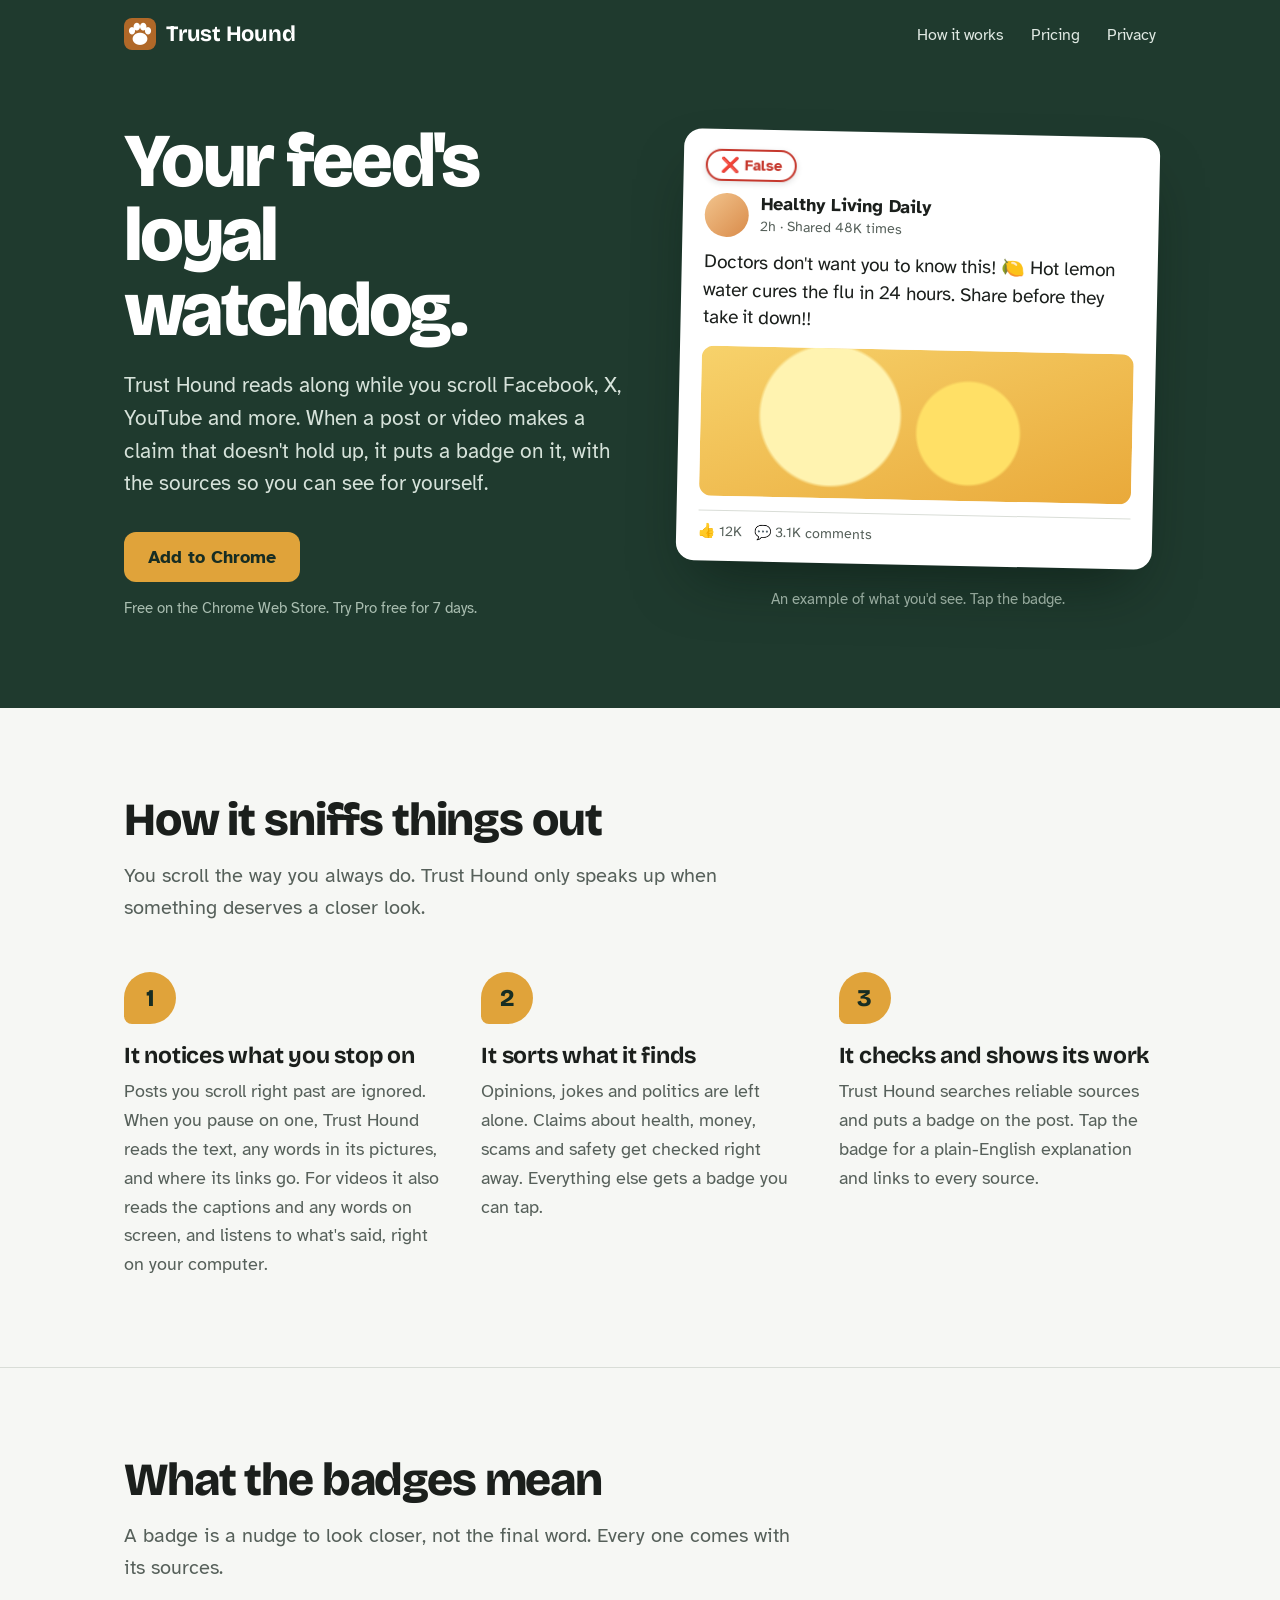
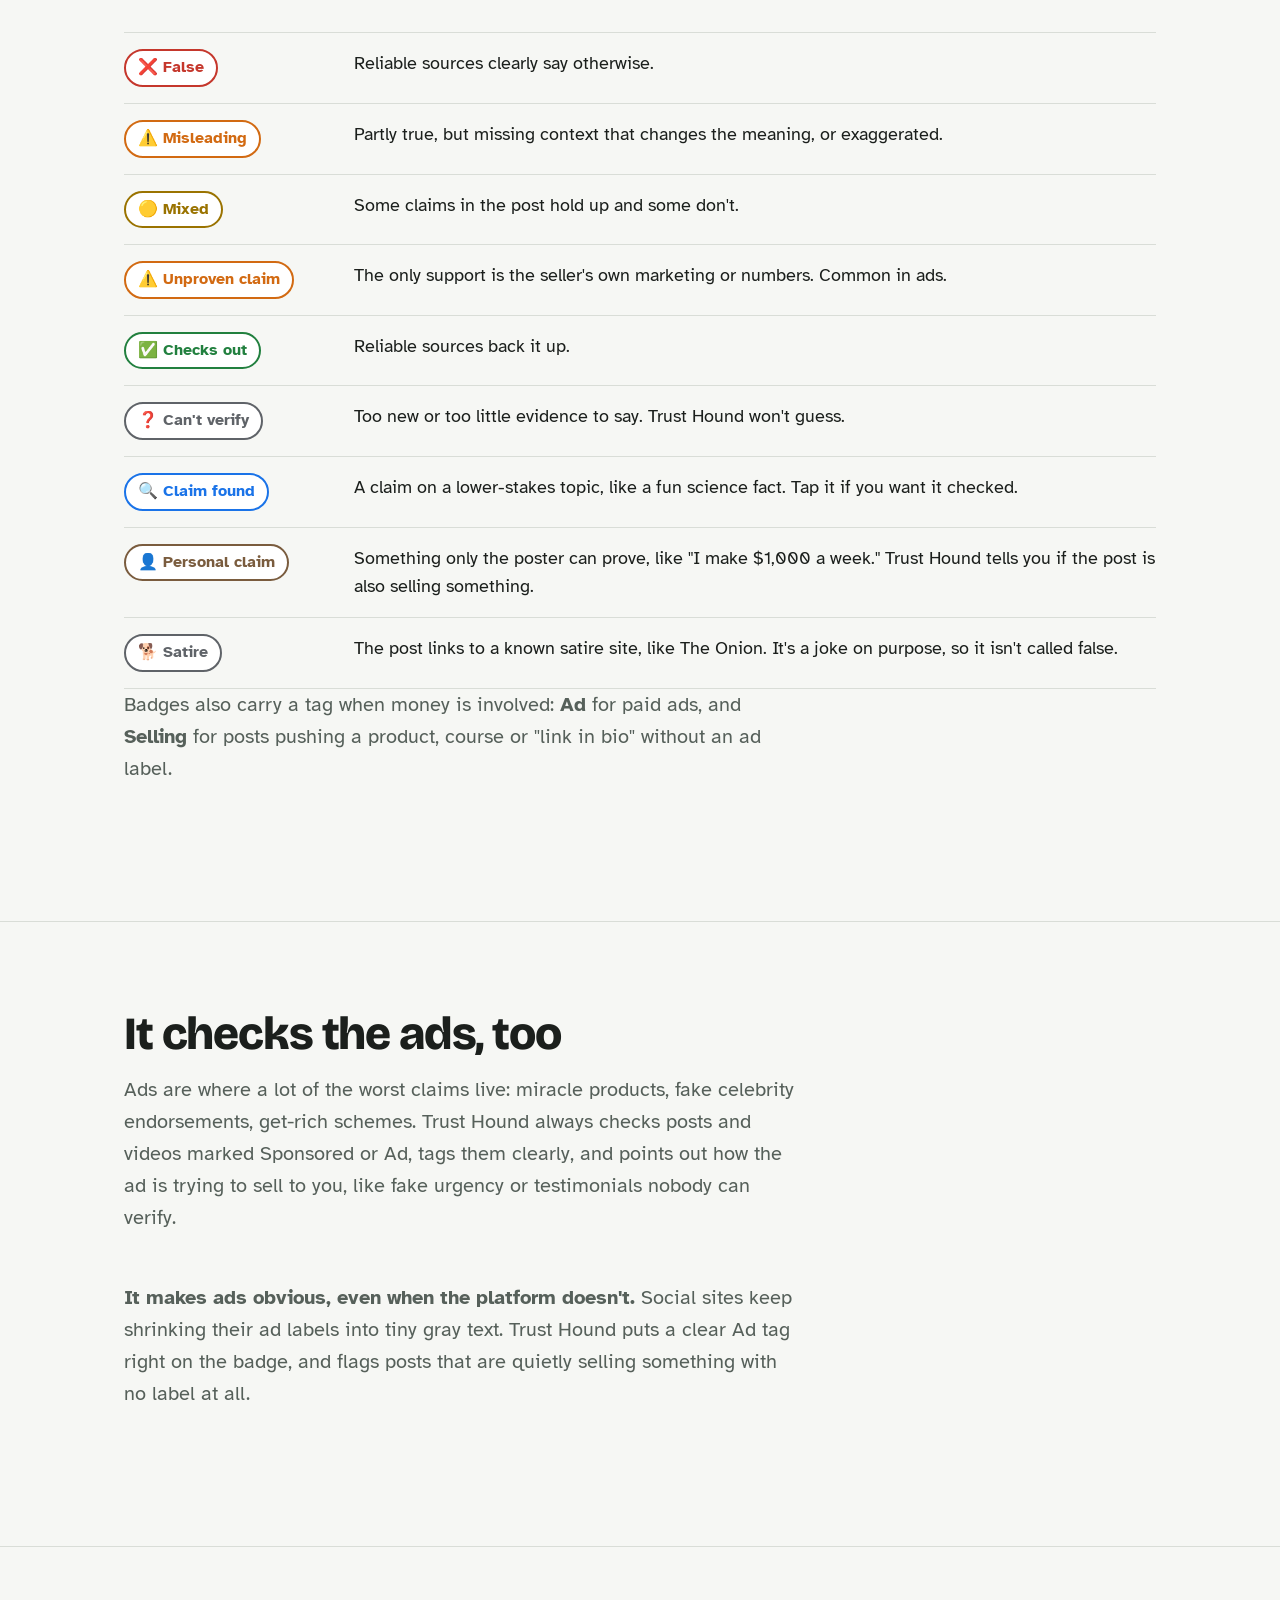
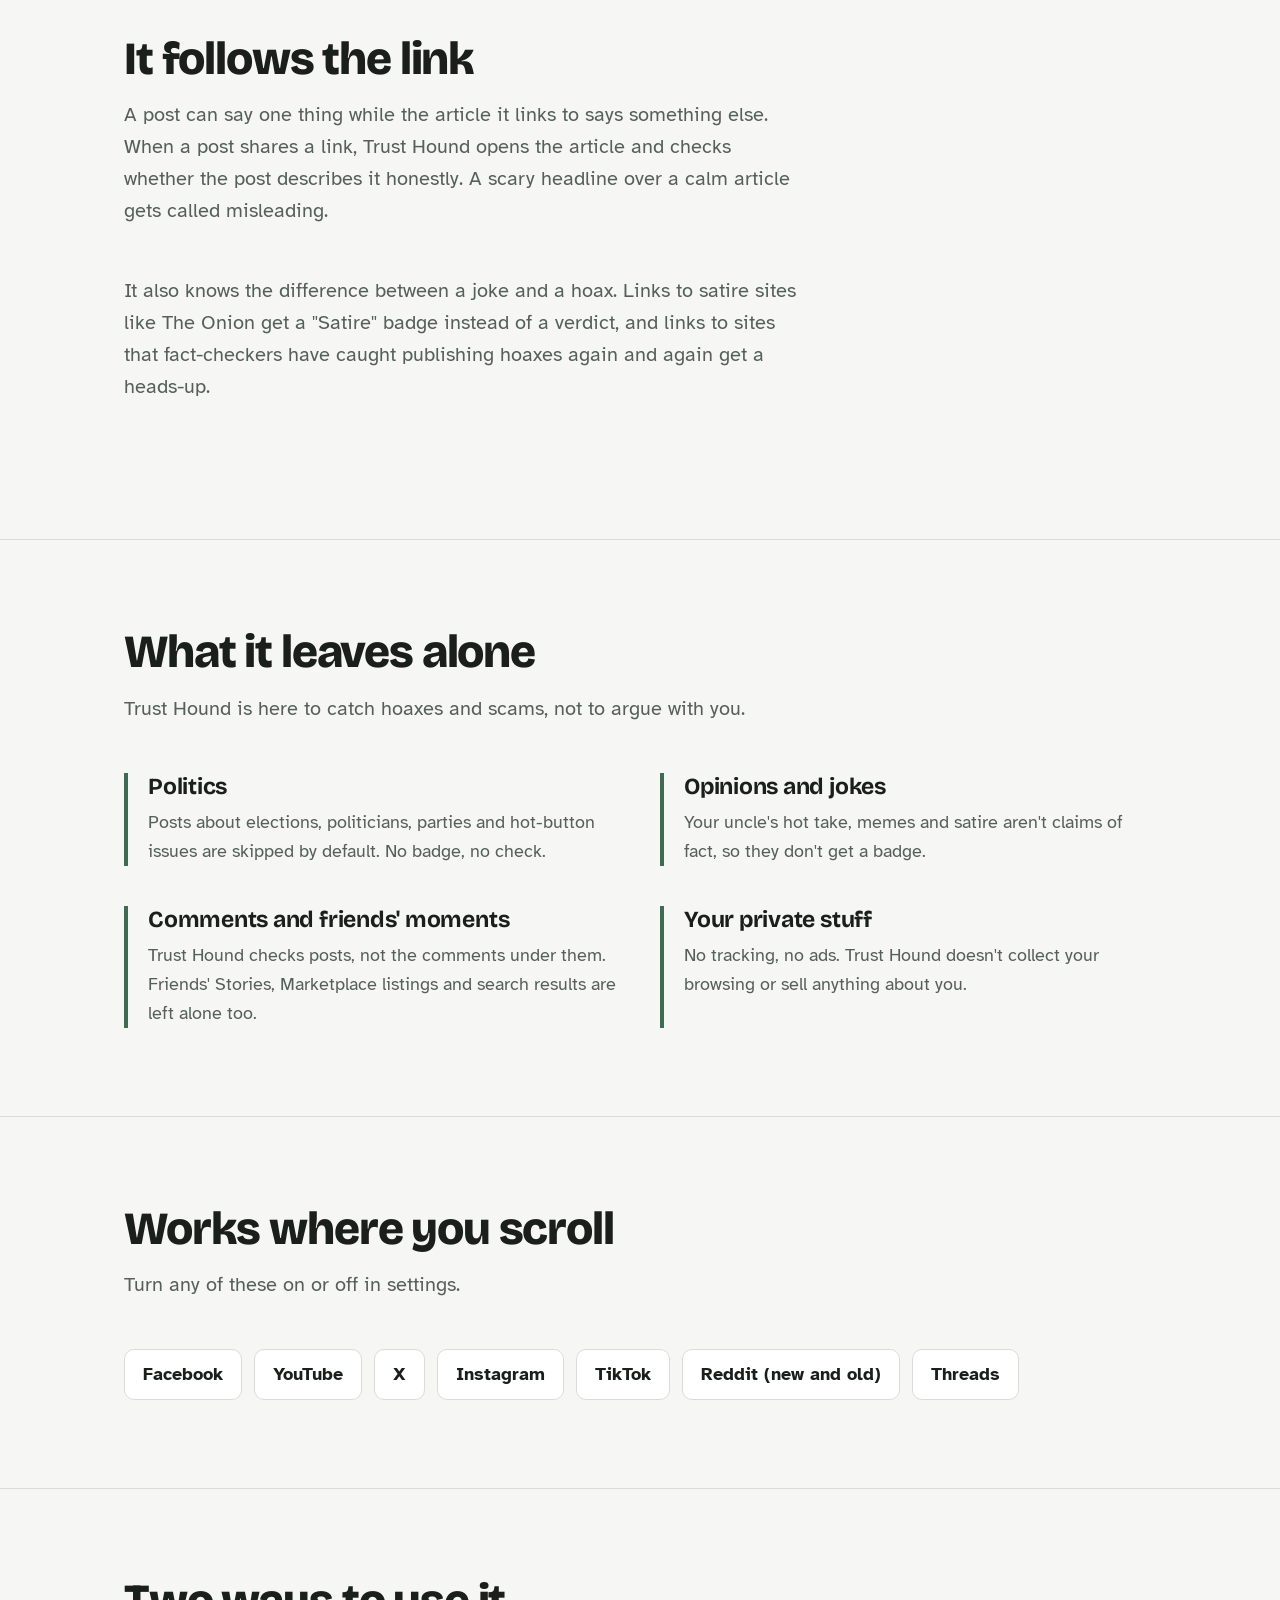
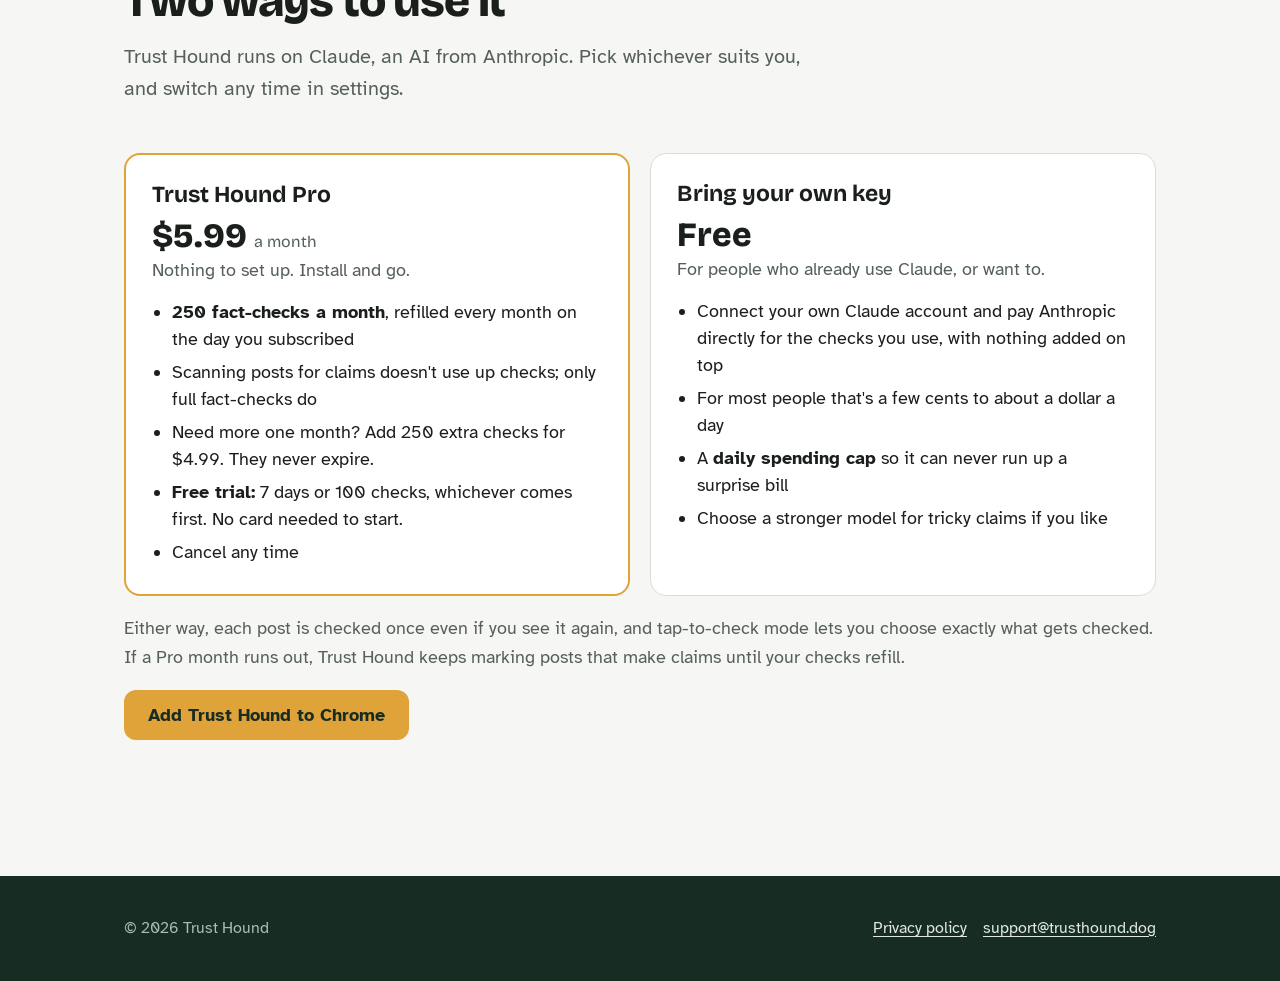
<file: index.html>
<!doctype html>
<html lang="en">
<head>
<meta charset="utf-8">
<meta name="viewport" content="width=device-width, initial-scale=1">
<title>Trust Hound — your feed's loyal watchdog</title>
<meta name="description" content="Trust Hound is a Chrome extension that flags false and misleading claims in social media posts and videos as you scroll, with sources for every verdict.">
<meta property="og:title" content="Trust Hound — your feed's loyal watchdog">
<meta property="og:description" content="Flags false and misleading posts and videos as you scroll, with sources for every verdict.">
<meta property="og:image" content="https://trusthound.dog/icon128.png">
<link rel="icon" href="icon128.png">
<link rel="preconnect" href="https://fonts.googleapis.com">
<link rel="preconnect" href="https://fonts.gstatic.com" crossorigin>
<link href="https://fonts.googleapis.com/css2?family=Atkinson+Hyperlegible:wght@400;700&family=Bricolage+Grotesque:opsz,wght@12..96,700;12..96,800&display=swap" rel="stylesheet">
<link rel="stylesheet" href="style.css">
</head>
<body>

<header class="bar">
  <div class="wrap">
    <a class="brand" href="/"><img src="icon128.png" alt="">Trust Hound</a>
    <nav>
      <a href="#how">How it works</a>
      <a href="#pricing">Pricing</a>
      <a href="privacy.html">Privacy</a>
    </nav>
  </div>
</header>

<main>
  <section class="hero">
    <div class="wrap">
      <div>
        <h1>Your feed's loyal watchdog.</h1>
        <p class="lede">Trust Hound reads along while you scroll Facebook, X, YouTube and more. When a post or video makes a claim that doesn't hold up, it puts a badge on it, with the sources so you can see for yourself.</p>
        <a class="cta" href="https://chromewebstore.google.com/detail/nmeocdcplolojbgjfclkmijjjlehmcio">Add to Chrome</a>
        <span class="cta-note">Free on the Chrome Web Store. Try Pro free for 7 days.</span>
      </div>

      <div class="demo">
        <article class="post" aria-label="Example post with a Trust Hound badge">
          <span class="pill-sniffing" aria-hidden="true">🐕 Sniffing…</span>
          <button class="pill" type="button" aria-expanded="false" aria-controls="verdict">❌ False</button>
          <div class="verdict" id="verdict">
            <p>Health agencies say there's no evidence lemon water cures the flu. It can help you stay hydrated, but flu usually lasts several days.</p>
            <p class="src">In the real extension, links to each source appear here.</p>
          </div>
          <div class="post-head">
            <div class="avatar" aria-hidden="true"></div>
            <div>
              <div class="post-name">Healthy Living Daily</div>
              <div class="post-meta">2h · Shared 48K times</div>
            </div>
          </div>
          <p class="post-body">Doctors don't want you to know this! 🍋 Hot lemon water cures the flu in 24 hours. Share before they take it down!!</p>
          <div class="post-img" aria-hidden="true"></div>
          <div class="post-stats">👍 12K &nbsp; 💬 3.1K comments</div>
        </article>
        <p class="demo-caption">An example of what you'd see. Tap the badge.</p>
      </div>
    </div>
  </section>

  <section class="block" id="how">
    <div class="wrap">
      <h2>How it sniffs things out</h2>
      <p class="intro">You scroll the way you always do. Trust Hound only speaks up when something deserves a closer look.</p>
      <ol class="steps">
        <li>
          <h3>It notices what you stop on</h3>
          <p>Posts you scroll right past are ignored. When you pause on one, Trust Hound reads the text, any words in its pictures, and where its links go. For videos it also reads the captions and any words on screen, and listens to what's said, right on your computer.</p>
        </li>
        <li>
          <h3>It sorts what it finds</h3>
          <p>Opinions, jokes and politics are left alone. Claims about health, money, scams and safety get checked right away. Everything else gets a badge you can tap.</p>
        </li>
        <li>
          <h3>It checks and shows its work</h3>
          <p>Trust Hound searches reliable sources and puts a badge on the post. Tap the badge for a plain-English explanation and links to every source.</p>
        </li>
      </ol>
    </div>
  </section>

  <section class="block">
    <div class="wrap">
      <h2>What the badges mean</h2>
      <p class="intro">A badge is a nudge to look closer, not the final word. Every one comes with its sources.</p>
      <table class="legend">
        <tr><td><span class="badge b-false">❌ False</span></td><td>Reliable sources clearly say otherwise.</td></tr>
        <tr><td><span class="badge b-mis">⚠️ Misleading</span></td><td>Partly true, but missing context that changes the meaning, or exaggerated.</td></tr>
        <tr><td><span class="badge b-mixed">🟡 Mixed</span></td><td>Some claims in the post hold up and some don't.</td></tr>
        <tr><td><span class="badge b-mis">⚠️ Unproven claim</span></td><td>The only support is the seller's own marketing or numbers. Common in ads.</td></tr>
        <tr><td><span class="badge b-ok">✅ Checks out</span></td><td>Reliable sources back it up.</td></tr>
        <tr><td><span class="badge b-unk">❓ Can't verify</span></td><td>Too new or too little evidence to say. Trust Hound won't guess.</td></tr>
        <tr><td><span class="badge b-claim">🔍 Claim found</span></td><td>A claim on a lower-stakes topic, like a fun science fact. Tap it if you want it checked.</td></tr>
        <tr><td><span class="badge b-personal">👤 Personal claim</span></td><td>Something only the poster can prove, like "I make $1,000 a week." Trust Hound tells you if the post is also selling something.</td></tr>
        <tr><td><span class="badge b-unk">🐕 Satire</span></td><td>The post links to a known satire site, like The Onion. It's a joke on purpose, so it isn't called false.</td></tr>
      </table>
      <p class="intro">Badges also carry a tag when money is involved: <strong>Ad</strong> for paid ads, and <strong>Selling</strong> for posts pushing a product, course or "link in bio" without an ad label.</p>
    </div>
  </section>

  <section class="block">
    <div class="wrap">
      <h2>It checks the ads, too</h2>
      <p class="intro">Ads are where a lot of the worst claims live: miracle products, fake celebrity endorsements, get-rich schemes. Trust Hound always checks posts and videos marked Sponsored or Ad, tags them clearly, and points out how the ad is trying to sell to you, like fake urgency or testimonials nobody can verify.</p>
      <p class="intro"><strong>It makes ads obvious, even when the platform doesn't.</strong> Social sites keep shrinking their ad labels into tiny gray text. Trust Hound puts a clear Ad tag right on the badge, and flags posts that are quietly selling something with no label at all.</p>
    </div>
  </section>

  <section class="block">
    <div class="wrap">
      <h2>It follows the link</h2>
      <p class="intro">A post can say one thing while the article it links to says something else. When a post shares a link, Trust Hound opens the article and checks whether the post describes it honestly. A scary headline over a calm article gets called misleading.</p>
      <p class="intro">It also knows the difference between a joke and a hoax. Links to satire sites like The Onion get a "Satire" badge instead of a verdict, and links to sites that fact-checkers have caught publishing hoaxes again and again get a heads-up.</p>
    </div>
  </section>

  <section class="block">
    <div class="wrap">
      <h2>What it leaves alone</h2>
      <p class="intro">Trust Hound is here to catch hoaxes and scams, not to argue with you.</p>
      <div class="leave-grid leave">
        <div>
          <h3>Politics</h3>
          <p>Posts about elections, politicians, parties and hot-button issues are skipped by default. No badge, no check.</p>
        </div>
        <div>
          <h3>Opinions and jokes</h3>
          <p>Your uncle's hot take, memes and satire aren't claims of fact, so they don't get a badge.</p>
        </div>
        <div>
          <h3>Comments and friends' moments</h3>
          <p>Trust Hound checks posts, not the comments under them. Friends' Stories, Marketplace listings and search results are left alone too.</p>
        </div>
        <div>
          <h3>Your private stuff</h3>
          <p>No tracking, no ads. Trust Hound doesn't collect your browsing or sell anything about you.</p>
        </div>
      </div>
    </div>
  </section>

  <section class="block">
    <div class="wrap">
      <h2>Works where you scroll</h2>
      <p class="intro">Turn any of these on or off in settings.</p>
      <ul class="sites">
        <li>Facebook</li><li>YouTube</li><li>X</li><li>Instagram</li><li>TikTok</li><li>Reddit (new and old)</li><li>Threads</li>
      </ul>
    </div>
  </section>

  <section class="block" id="pricing">
    <div class="wrap">
      <h2>Two ways to use it</h2>
      <p class="intro">Trust Hound runs on Claude, an AI from Anthropic. Pick whichever suits you, and switch any time in settings.</p>
      <div class="plans">
        <div class="plan-card featured">
          <h3>Trust Hound Pro</h3>
          <div class="price">$5.99 <small>a month</small></div>
          <p class="tagline">Nothing to set up. Install and go.</p>
          <ul>
            <li><strong>250 fact-checks a month</strong>, refilled every month on the day you subscribed</li>
            <li>Scanning posts for claims doesn't use up checks; only full fact-checks do</li>
            <li>Need more one month? Add 250 extra checks for $4.99. They never expire.</li>
            <li><strong>Free trial:</strong> 7 days or 100 checks, whichever comes first. No card needed to start.</li>
            <li>Cancel any time</li>
          </ul>
        </div>
        <div class="plan-card">
          <h3>Bring your own key</h3>
          <div class="price">Free</div>
          <p class="tagline">For people who already use Claude, or want to.</p>
          <ul>
            <li>Connect your own Claude account and pay Anthropic directly for the checks you use, with nothing added on top</li>
            <li>For most people that's a few cents to about a dollar a day</li>
            <li>A <strong>daily spending cap</strong> so it can never run up a surprise bill</li>
            <li>Choose a stronger model for tricky claims if you like</li>
          </ul>
        </div>
      </div>
      <p class="plans-note">Either way, each post is checked once even if you see it again, and tap-to-check mode lets you choose exactly what gets checked. If a Pro month runs out, Trust Hound keeps marking posts that make claims until your checks refill.</p>
      <p class="intro"><a class="cta" href="https://chromewebstore.google.com/detail/nmeocdcplolojbgjfclkmijjjlehmcio">Add Trust Hound to Chrome</a></p>
    </div>
  </section>
</main>

<footer>
  <div class="wrap">
    <span>© 2026 Trust Hound</span>
    <span><a href="privacy.html">Privacy policy</a> &nbsp;&nbsp; <a href="mailto:support@trusthound.dog">support@trusthound.dog</a></span>
  </div>
</footer>

<script>
  // The demo badge expands just like the real one.
  const pill = document.querySelector('.pill');
  const verdict = document.getElementById('verdict');
  pill.addEventListener('click', () => {
    const open = verdict.classList.toggle('open');
    pill.setAttribute('aria-expanded', String(open));
  });
</script>
</body>
</html>
</file>
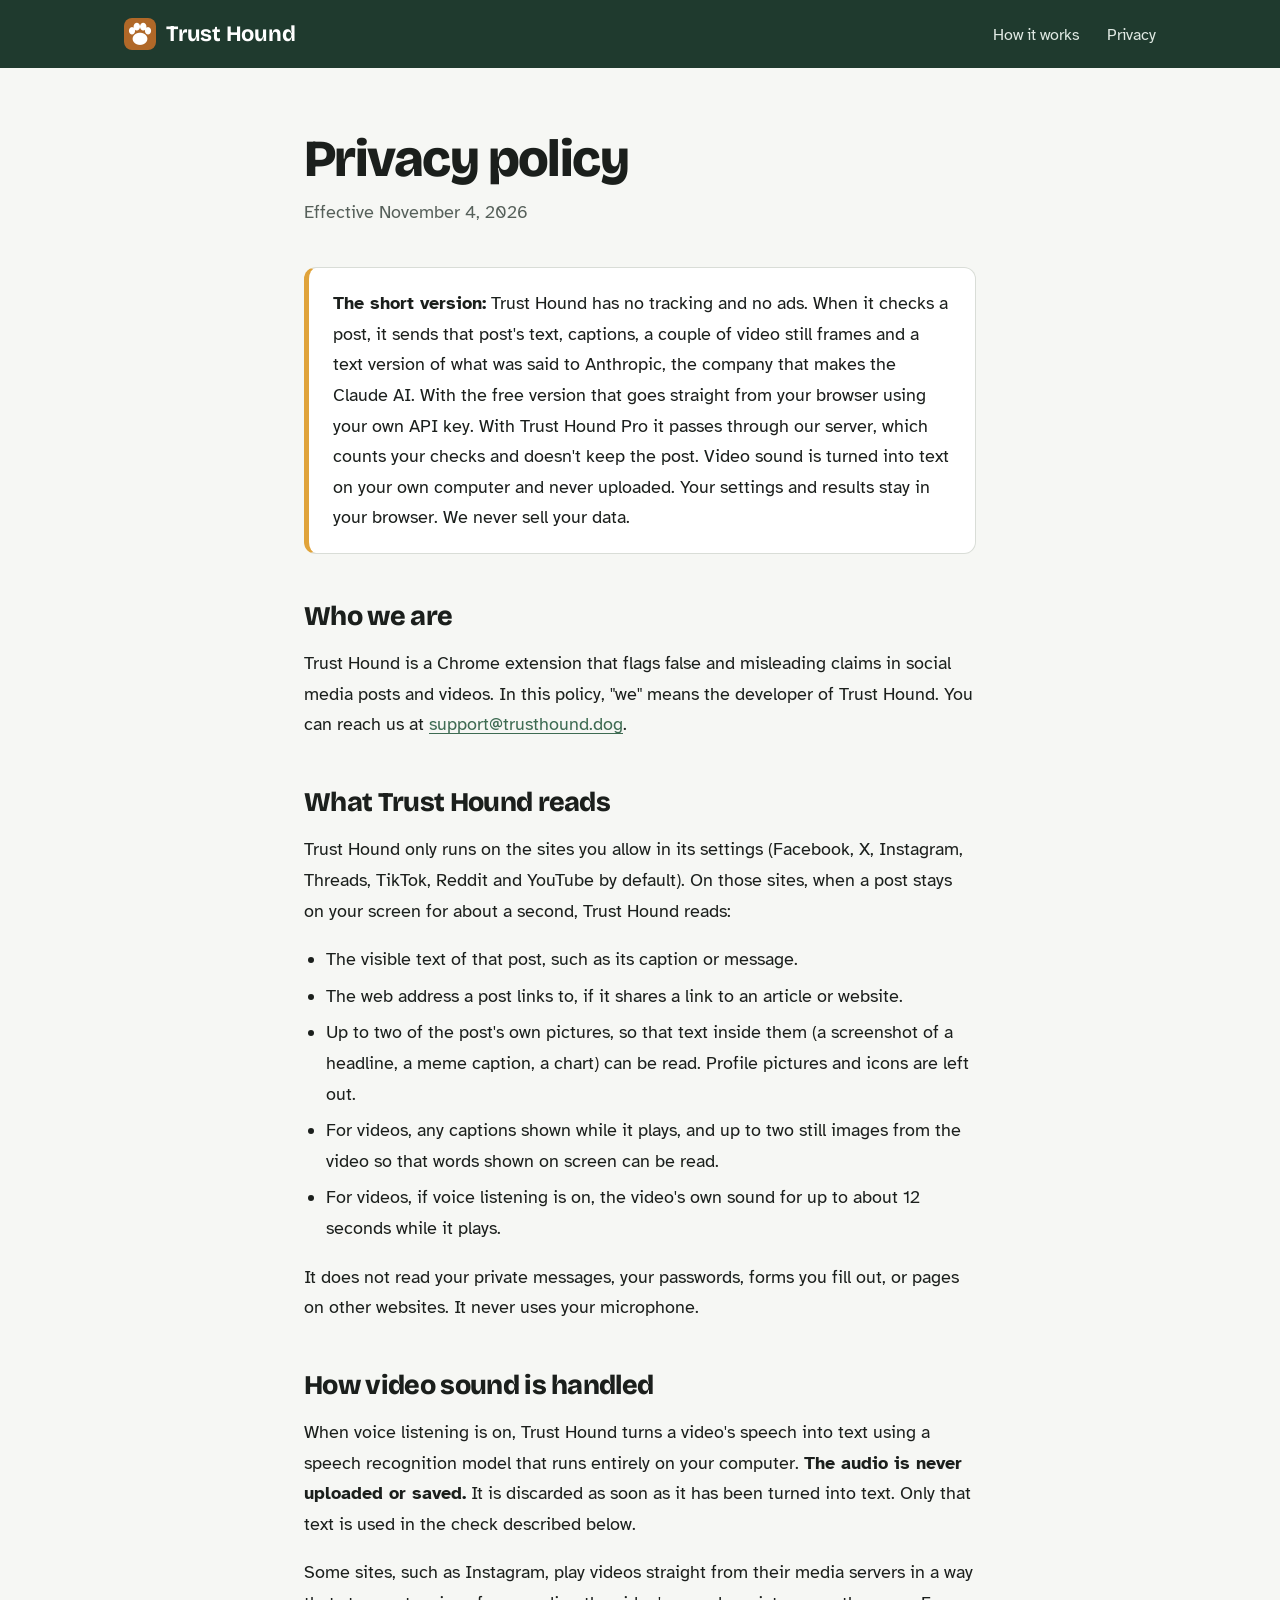
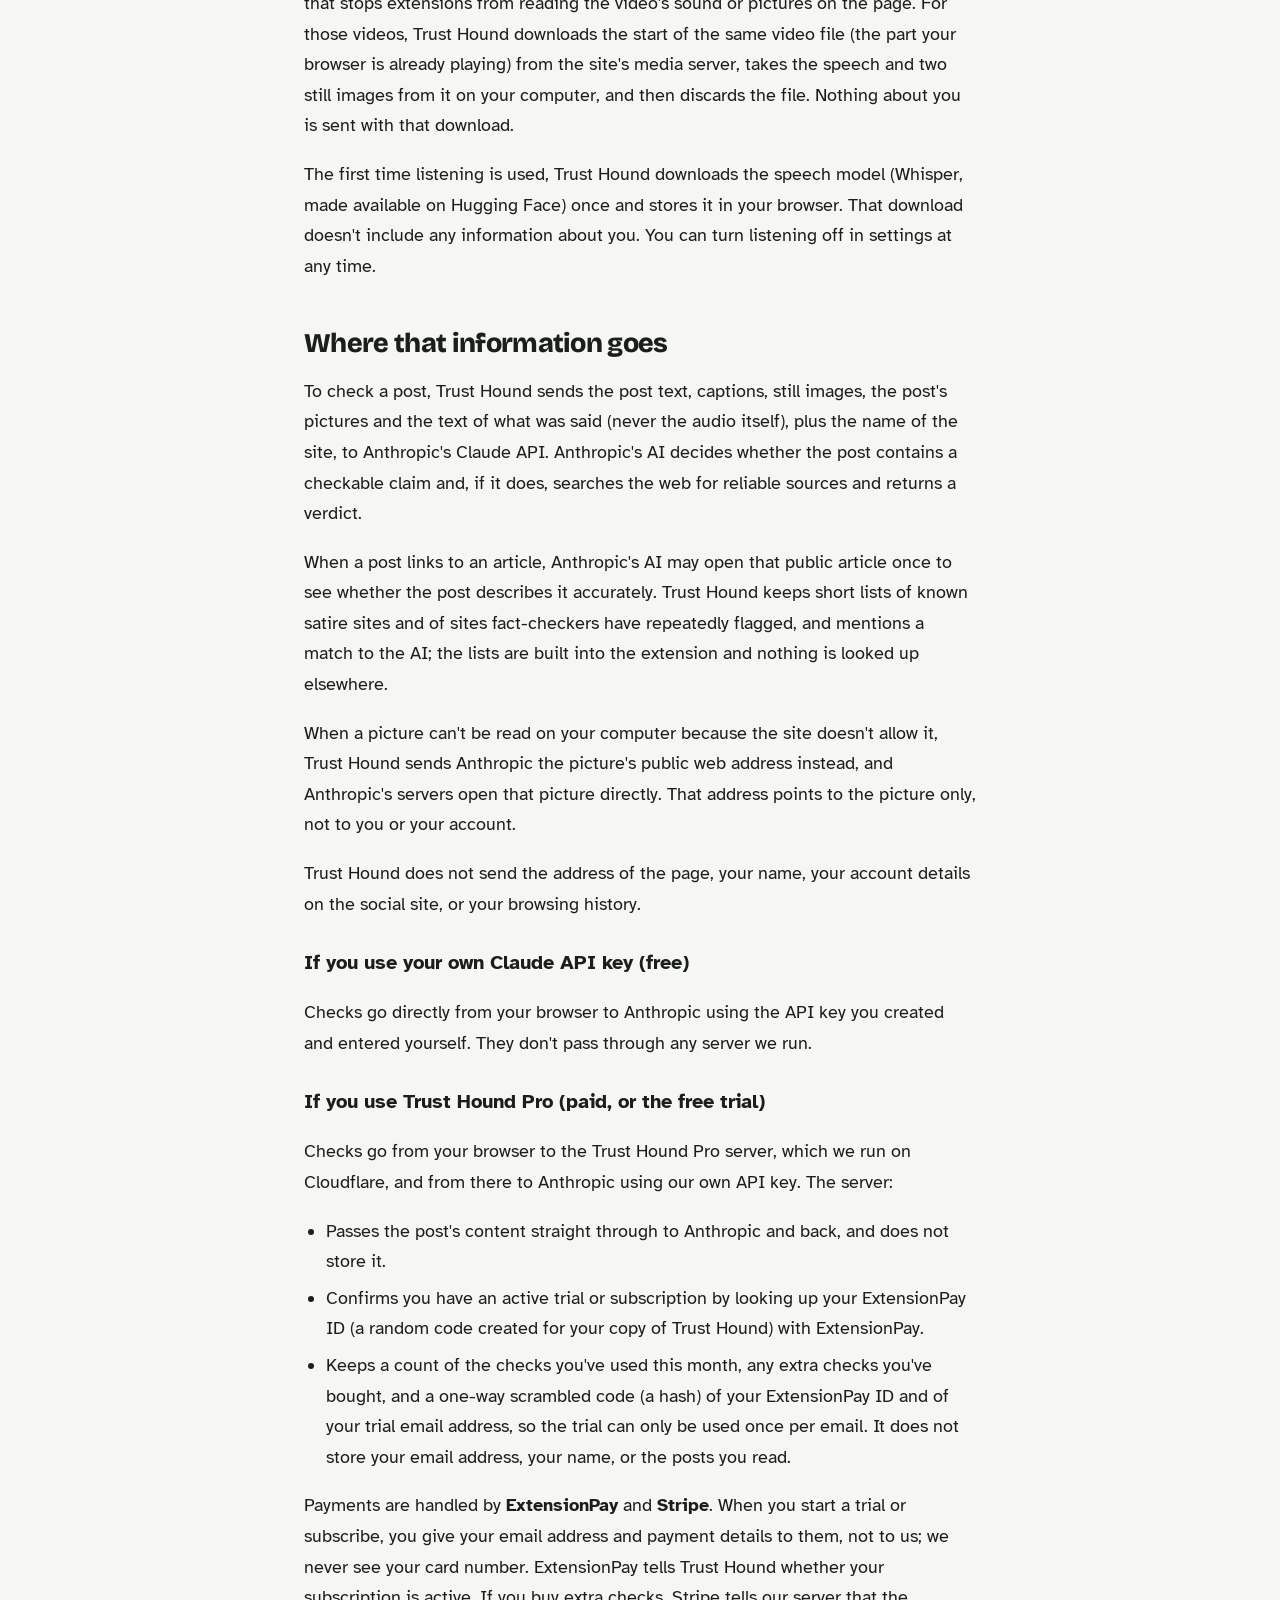
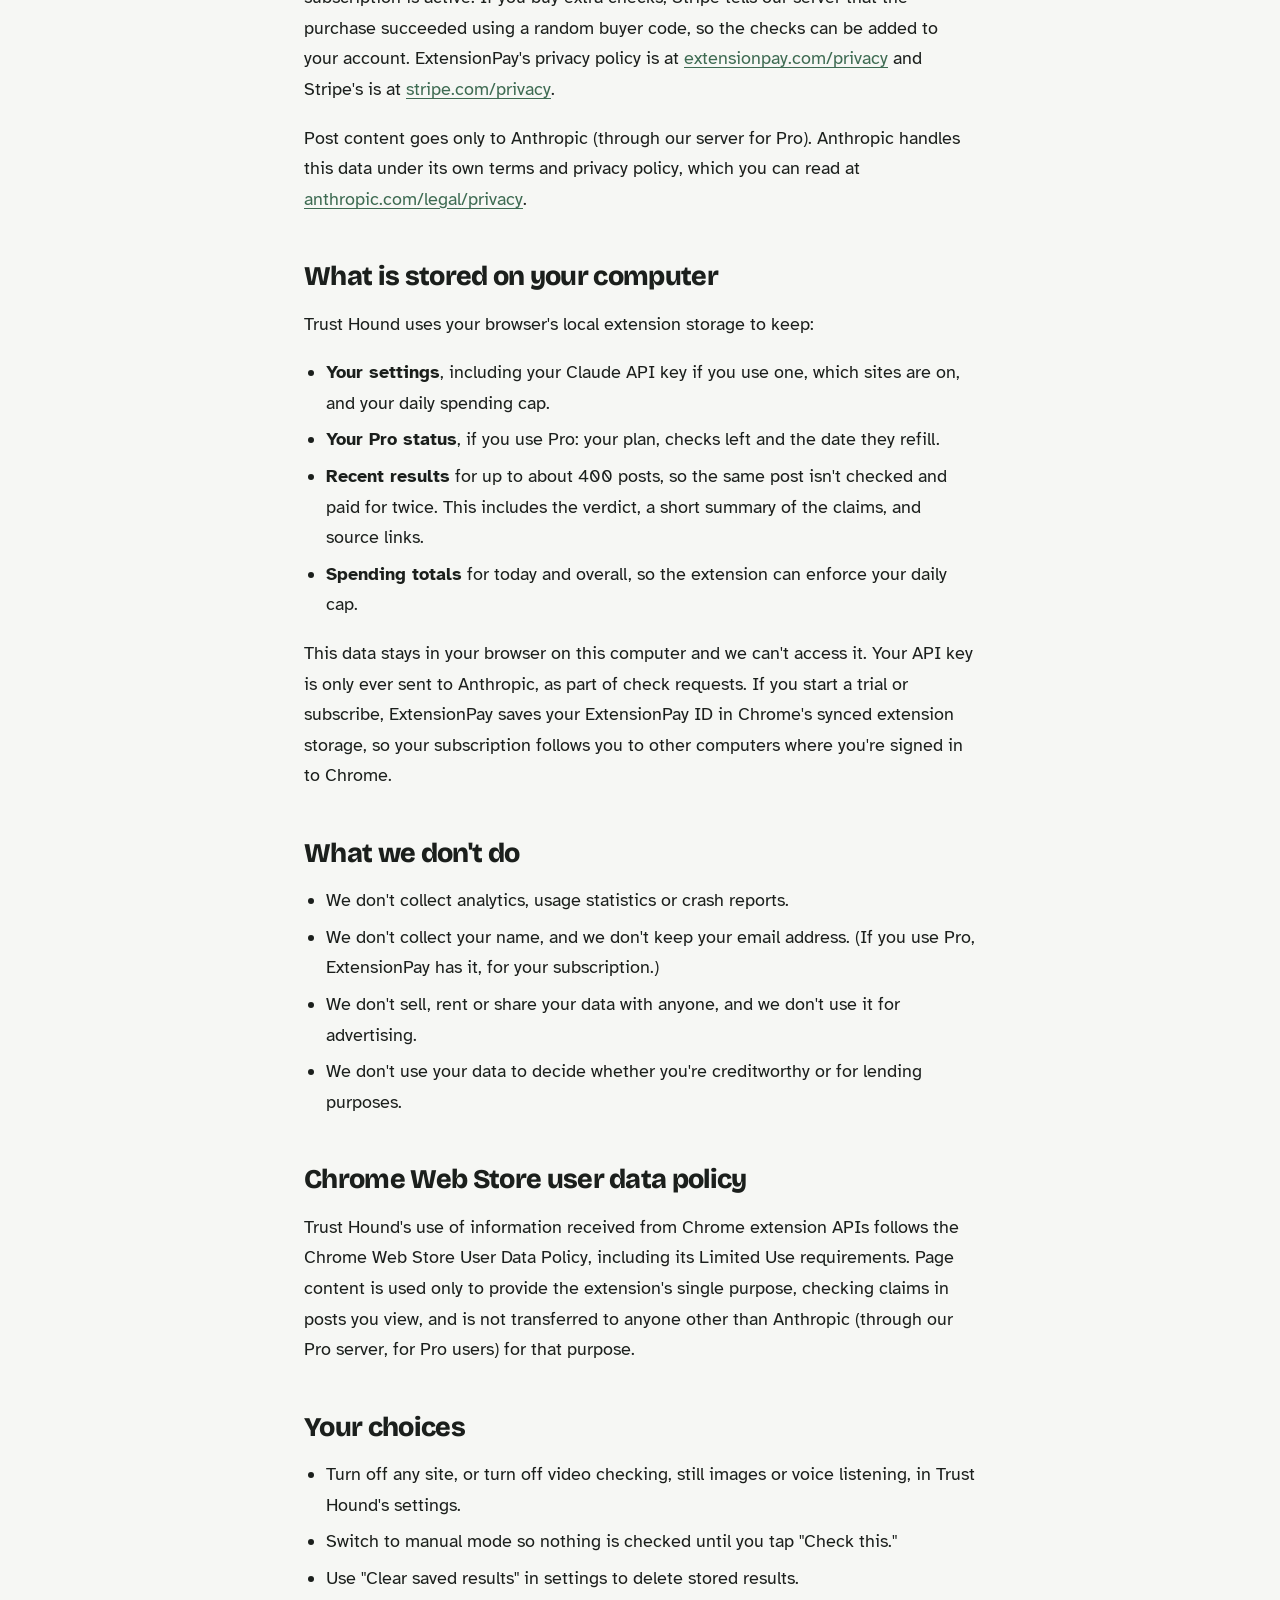
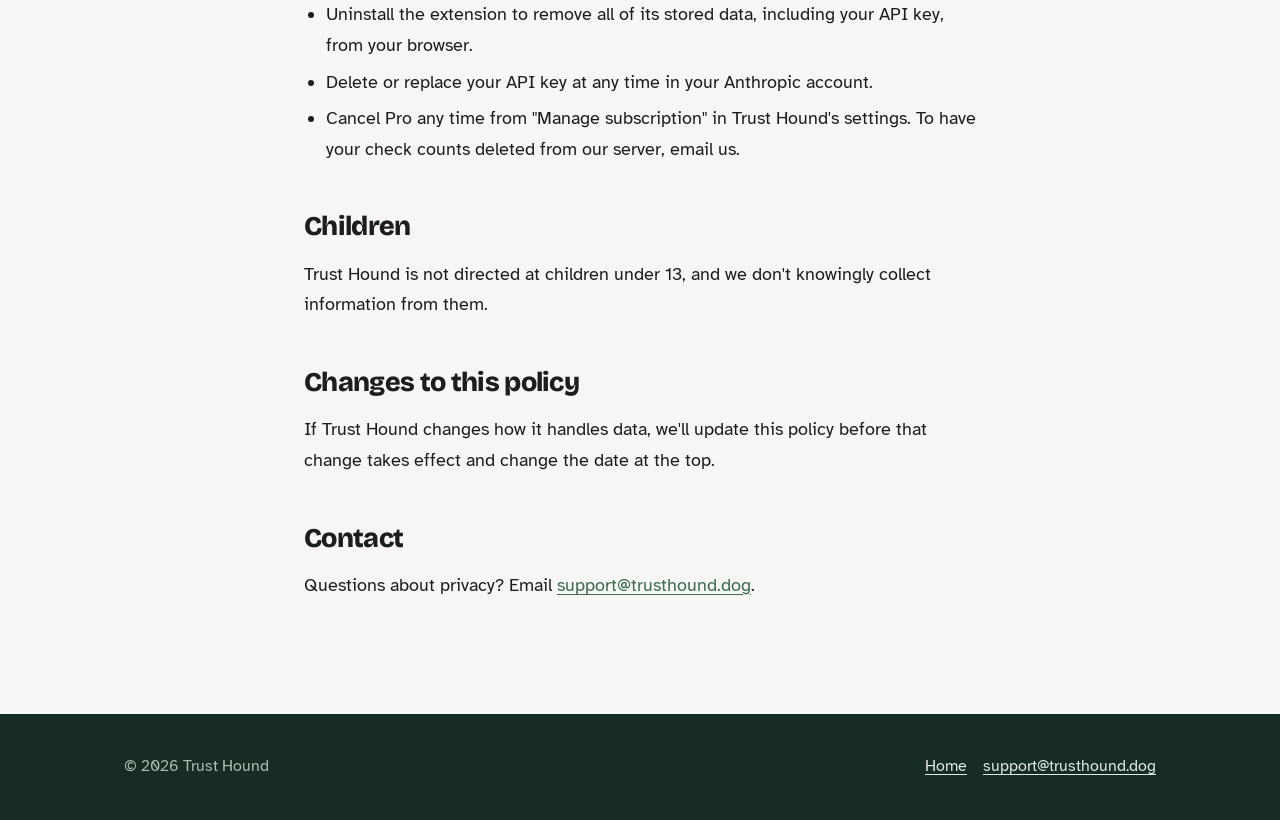
<file: privacy.html>
<!doctype html>
<html lang="en">
<head>
<meta charset="utf-8">
<meta name="viewport" content="width=device-width, initial-scale=1">
<title>Privacy policy — Trust Hound</title>
<meta name="description" content="How the Trust Hound Chrome extension handles your data.">
<link rel="icon" href="icon128.png">
<link rel="preconnect" href="https://fonts.googleapis.com">
<link rel="preconnect" href="https://fonts.gstatic.com" crossorigin>
<link href="https://fonts.googleapis.com/css2?family=Atkinson+Hyperlegible:wght@400;700&family=Bricolage+Grotesque:opsz,wght@12..96,700;12..96,800&display=swap" rel="stylesheet">
<link rel="stylesheet" href="style.css">
</head>
<body>

<header class="bar">
  <div class="wrap">
    <a class="brand" href="/"><img src="icon128.png" alt="">Trust Hound</a>
    <nav>
      <a href="/#how">How it works</a>
      <a href="privacy.html" aria-current="page">Privacy</a>
    </nav>
  </div>
</header>

<main class="doc">
  <h1>Privacy policy</h1>
  <p class="updated">Effective November 4, 2026</p>

  <div class="summary">
    <p><strong>The short version:</strong> Trust Hound has no tracking and no ads. When it checks a post, it sends that post's text, captions, a couple of video still frames and a text version of what was said to Anthropic, the company that makes the Claude AI. With the free version that goes straight from your browser using your own API key. With Trust Hound Pro it passes through our server, which counts your checks and doesn't keep the post. Video sound is turned into text on your own computer and never uploaded. Your settings and results stay in your browser. We never sell your data.</p>
  </div>

  <h2>Who we are</h2>
  <p>Trust Hound is a Chrome extension that flags false and misleading claims in social media posts and videos. In this policy, "we" means the developer of Trust Hound. You can reach us at <a href="mailto:support@trusthound.dog">support@trusthound.dog</a>.</p>

  <h2>What Trust Hound reads</h2>
  <p>Trust Hound only runs on the sites you allow in its settings (Facebook, X, Instagram, Threads, TikTok, Reddit and YouTube by default). On those sites, when a post stays on your screen for about a second, Trust Hound reads:</p>
  <ul>
    <li>The visible text of that post, such as its caption or message.</li>
    <li>The web address a post links to, if it shares a link to an article or website.</li>
    <li>Up to two of the post's own pictures, so that text inside them (a screenshot of a headline, a meme caption, a chart) can be read. Profile pictures and icons are left out.</li>
    <li>For videos, any captions shown while it plays, and up to two still images from the video so that words shown on screen can be read.</li>
    <li>For videos, if voice listening is on, the video's own sound for up to about 12 seconds while it plays.</li>
  </ul>
  <p>It does not read your private messages, your passwords, forms you fill out, or pages on other websites. It never uses your microphone.</p>

  <h2>How video sound is handled</h2>
  <p>When voice listening is on, Trust Hound turns a video's speech into text using a speech recognition model that runs entirely on your computer. <strong>The audio is never uploaded or saved.</strong> It is discarded as soon as it has been turned into text. Only that text is used in the check described below.</p>
  <p>Some sites, such as Instagram, play videos straight from their media servers in a way that stops extensions from reading the video's sound or pictures on the page. For those videos, Trust Hound downloads the start of the same video file (the part your browser is already playing) from the site's media server, takes the speech and two still images from it on your computer, and then discards the file. Nothing about you is sent with that download.</p>
  <p>The first time listening is used, Trust Hound downloads the speech model (Whisper, made available on Hugging Face) once and stores it in your browser. That download doesn't include any information about you. You can turn listening off in settings at any time.</p>

  <h2>Where that information goes</h2>
  <p>To check a post, Trust Hound sends the post text, captions, still images, the post's pictures and the text of what was said (never the audio itself), plus the name of the site, to Anthropic's Claude API. Anthropic's AI decides whether the post contains a checkable claim and, if it does, searches the web for reliable sources and returns a verdict.</p>
  <p>When a post links to an article, Anthropic's AI may open that public article once to see whether the post describes it accurately. Trust Hound keeps short lists of known satire sites and of sites fact-checkers have repeatedly flagged, and mentions a match to the AI; the lists are built into the extension and nothing is looked up elsewhere.</p>
  <p>When a picture can't be read on your computer because the site doesn't allow it, Trust Hound sends Anthropic the picture's public web address instead, and Anthropic's servers open that picture directly. That address points to the picture only, not to you or your account.</p>
  <p>Trust Hound does not send the address of the page, your name, your account details on the social site, or your browsing history.</p>

  <h3>If you use your own Claude API key (free)</h3>
  <p>Checks go directly from your browser to Anthropic using the API key you created and entered yourself. They don't pass through any server we run.</p>

  <h3>If you use Trust Hound Pro (paid, or the free trial)</h3>
  <p>Checks go from your browser to the Trust Hound Pro server, which we run on Cloudflare, and from there to Anthropic using our own API key. The server:</p>
  <ul>
    <li>Passes the post's content straight through to Anthropic and back, and does not store it.</li>
    <li>Confirms you have an active trial or subscription by looking up your ExtensionPay ID (a random code created for your copy of Trust Hound) with ExtensionPay.</li>
    <li>Keeps a count of the checks you've used this month, any extra checks you've bought, and a one-way scrambled code (a hash) of your ExtensionPay ID and of your trial email address, so the trial can only be used once per email. It does not store your email address, your name, or the posts you read.</li>
  </ul>
  <p>Payments are handled by <strong>ExtensionPay</strong> and <strong>Stripe</strong>. When you start a trial or subscribe, you give your email address and payment details to them, not to us; we never see your card number. ExtensionPay tells Trust Hound whether your subscription is active. If you buy extra checks, Stripe tells our server that the purchase succeeded using a random buyer code, so the checks can be added to your account. ExtensionPay's privacy policy is at <a href="https://extensionpay.com/privacy">extensionpay.com/privacy</a> and Stripe's is at <a href="https://stripe.com/privacy">stripe.com/privacy</a>.</p>
  <p>Post content goes only to Anthropic (through our server for Pro). Anthropic handles this data under its own terms and privacy policy, which you can read at <a href="https://www.anthropic.com/legal/privacy">anthropic.com/legal/privacy</a>.</p>

  <h2>What is stored on your computer</h2>
  <p>Trust Hound uses your browser's local extension storage to keep:</p>
  <ul>
    <li><strong>Your settings</strong>, including your Claude API key if you use one, which sites are on, and your daily spending cap.</li>
    <li><strong>Your Pro status</strong>, if you use Pro: your plan, checks left and the date they refill.</li>
    <li><strong>Recent results</strong> for up to about 400 posts, so the same post isn't checked and paid for twice. This includes the verdict, a short summary of the claims, and source links.</li>
    <li><strong>Spending totals</strong> for today and overall, so the extension can enforce your daily cap.</li>
  </ul>
  <p>This data stays in your browser on this computer and we can't access it. Your API key is only ever sent to Anthropic, as part of check requests. If you start a trial or subscribe, ExtensionPay saves your ExtensionPay ID in Chrome's synced extension storage, so your subscription follows you to other computers where you're signed in to Chrome.</p>

  <h2>What we don't do</h2>
  <ul>
    <li>We don't collect analytics, usage statistics or crash reports.</li>
    <li>We don't collect your name, and we don't keep your email address. (If you use Pro, ExtensionPay has it, for your subscription.)</li>
    <li>We don't sell, rent or share your data with anyone, and we don't use it for advertising.</li>
    <li>We don't use your data to decide whether you're creditworthy or for lending purposes.</li>
  </ul>

  <h2>Chrome Web Store user data policy</h2>
  <p>Trust Hound's use of information received from Chrome extension APIs follows the Chrome Web Store User Data Policy, including its Limited Use requirements. Page content is used only to provide the extension's single purpose, checking claims in posts you view, and is not transferred to anyone other than Anthropic (through our Pro server, for Pro users) for that purpose.</p>

  <h2>Your choices</h2>
  <ul>
    <li>Turn off any site, or turn off video checking, still images or voice listening, in Trust Hound's settings.</li>
    <li>Switch to manual mode so nothing is checked until you tap "Check this."</li>
    <li>Use "Clear saved results" in settings to delete stored results.</li>
    <li>Uninstall the extension to remove all of its stored data, including your API key, from your browser.</li>
    <li>Delete or replace your API key at any time in your Anthropic account.</li>
    <li>Cancel Pro any time from "Manage subscription" in Trust Hound's settings. To have your check counts deleted from our server, email us.</li>
  </ul>

  <h2>Children</h2>
  <p>Trust Hound is not directed at children under 13, and we don't knowingly collect information from them.</p>

  <h2>Changes to this policy</h2>
  <p>If Trust Hound changes how it handles data, we'll update this policy before that change takes effect and change the date at the top.</p>

  <h2>Contact</h2>
  <p>Questions about privacy? Email <a href="mailto:support@trusthound.dog">support@trusthound.dog</a>.</p>
</main>

<footer>
  <div class="wrap">
    <span>© 2026 Trust Hound</span>
    <span><a href="/">Home</a> &nbsp;&nbsp; <a href="mailto:support@trusthound.dog">support@trusthound.dog</a></span>
  </div>
</footer>
</body>
</html>
</file>
<file: style.css>
/* Trust Hound — field green, brass collar tag, legible type for every age */
:root {
  --field: #1f3a2e;      /* hunter green, the hero ground */
  --field-deep: #172d23;
  --moss: #3e6b52;
  --brass: #e0a33a;      /* collar tag accent */
  --brass-deep: #b97f1c;
  --paper: #f6f7f4;      /* cool off-white */
  --ink: #1b1f1c;
  --muted: #56605a;
  --line: #d9ddd7;
  --red: #c5372c;
  --orange: #d26a12;
  --amber: #9a7300;
  --green: #22803f;
  --grey: #5f6368;

  --display: "Bricolage Grotesque", "Trebuchet MS", sans-serif;
  --body: "Atkinson Hyperlegible", "Segoe UI", Arial, sans-serif;
}

* { box-sizing: border-box; }
html { -webkit-text-size-adjust: 100%; }
body {
  margin: 0;
  background: var(--paper);
  color: var(--ink);
  font: 18px/1.6 var(--body);
}
img { max-width: 100%; display: block; }
a { color: var(--moss); text-underline-offset: 3px; }
a:hover { color: var(--field); }
:focus-visible { outline: 3px solid var(--brass); outline-offset: 3px; border-radius: 4px; }

.wrap { max-width: 1080px; margin: 0 auto; padding: 0 24px; }

/* ---------- top bar ---------- */
.bar { background: var(--field); color: #fff; }
.bar .wrap { display: flex; align-items: center; justify-content: space-between; height: 68px; }
.brand { display: flex; align-items: center; gap: 10px; color: #fff; text-decoration: none;
  font: 700 22px/1 var(--display); letter-spacing: -0.01em; }
.brand img { width: 32px; height: 32px; border-radius: 8px; }
.brand:hover { color: #fff; }
.bar nav a { color: #dfe8e2; text-decoration: none; margin-left: 22px; font-size: 16px; }
.bar nav a:hover { color: #fff; text-decoration: underline; }

/* ---------- hero ---------- */
.hero { background: var(--field); color: #fff; padding: 56px 0 88px; overflow: hidden; }
.hero .wrap { display: grid; grid-template-columns: 1.05fr 1fr; gap: 56px; align-items: center; }
.hero h1 {
  font: 800 clamp(44px, 6.4vw, 76px)/0.98 var(--display);
  letter-spacing: -0.035em;
  margin: 0 0 22px;
}
.hero .lede { font-size: 21px; line-height: 1.55; color: #d6e2da; max-width: 30em; margin: 0 0 32px; }
.cta { display: inline-flex; align-items: center; gap: 10px; background: var(--brass); color: var(--field-deep);
  font: 700 18px/1 var(--body); padding: 16px 24px; border-radius: 12px; text-decoration: none; }
.cta:hover { background: #ebb653; color: var(--field-deep); }
.cta-note { display: block; margin-top: 14px; font-size: 15px; color: #a9bdb0; }

/* the demo: one mock post getting sniffed */
.demo { position: relative; }
.tag-hole { display: none; }
.post {
  position: relative;
  background: #fff; color: var(--ink); border-radius: 18px; padding: 20px 22px 18px;
  box-shadow: 0 30px 60px -20px rgba(5, 20, 12, 0.55);
  transform: rotate(1.2deg);
}
.post-head { display: flex; align-items: center; gap: 12px; margin-bottom: 12px; }
.avatar { width: 44px; height: 44px; border-radius: 50%; background: linear-gradient(135deg, #f2c48d, #d98b4a); flex: none; }
.post-name { font-weight: 700; line-height: 1.2; }
.post-meta { font-size: 14px; color: var(--muted); }
.post-body { font-size: 19px; line-height: 1.45; margin: 0 0 14px; }
.post-img { height: 150px; border-radius: 12px; margin-bottom: 14px;
  background:
    radial-gradient(circle at 30% 45%, #fff3b0 0 22%, transparent 23%),
    radial-gradient(circle at 62% 55%, #ffe066 0 18%, transparent 19%),
    linear-gradient(160deg, #f7d26b, #e9a93a); }
.post-stats { font-size: 14px; color: var(--muted); border-top: 1px solid var(--line); padding-top: 10px; }

.pill {
  display: inline-flex; align-items: center; gap: 8px; margin-bottom: 12px;
  border: 2px solid var(--red); color: var(--red); background: #fff;
  border-radius: 999px; padding: 5px 13px; font: 700 15px/1.2 var(--body);
  cursor: pointer; box-shadow: 0 2px 6px rgba(0,0,0,0.12);
}
.pill .sniff { display: none; }
.verdict { display: none; margin: 0 0 14px; padding: 12px 14px; border-radius: 12px; background: #fbf1ef;
  font-size: 15.5px; line-height: 1.5; }
.verdict.open { display: block; }
.verdict p { margin: 0 0 8px; }
.verdict .src { margin: 0; color: var(--muted); font-size: 14px; }

/* single orchestrated moment: the hound sniffs, then the badge lands */
@media (prefers-reduced-motion: no-preference) {
  .pill { animation: land 0.45s cubic-bezier(.2,.9,.3,1.3) 1.6s both; }
  .pill-sniffing { position: absolute; top: 20px; left: 22px; display: inline-flex; align-items: center; gap: 8px;
    border: 2px solid var(--line); color: var(--muted); background: #fff; border-radius: 999px; padding: 5px 13px;
    font: 700 15px/1.2 var(--body); animation: sniff 1.6s ease both; }
  @keyframes land { from { opacity: 0; transform: translateY(-8px) scale(0.9); } to { opacity: 1; transform: none; } }
  @keyframes sniff { 0%, 90% { opacity: 1; } 100% { opacity: 0; visibility: hidden; } }
}
@media (prefers-reduced-motion: reduce) { .pill-sniffing { display: none; } }

.demo-caption { margin: 22px 0 0; text-align: center; font-size: 15px; color: #a9bdb0; }

/* ---------- sections ---------- */
section.block { padding: 88px 0; }
section.block + section.block { border-top: 1px solid var(--line); }
h2 { font: 800 clamp(32px, 4vw, 46px)/1.05 var(--display); letter-spacing: -0.025em; margin: 0 0 16px; }
.intro { font-size: 20px; color: var(--muted); max-width: 34em; margin: 0 0 48px; }

/* how it works — a real sequence, so it gets numbers */
.steps { list-style: none; margin: 0; padding: 0; display: grid; grid-template-columns: repeat(3, 1fr); gap: 40px; counter-reset: step; }
.steps li { counter-increment: step; }
.steps li::before {
  content: counter(step); display: grid; place-items: center; width: 52px; height: 52px; margin-bottom: 18px;
  border-radius: 50% 50% 50% 8px; background: var(--brass); color: var(--field-deep);
  font: 800 24px/1 var(--display);
}
.steps h3, .leave h3 { font: 700 23px/1.2 var(--display); margin: 0 0 8px; letter-spacing: -0.01em; }
.steps p, .leave p { margin: 0; color: var(--muted); }

/* badge legend — a reference table, not cards */
.legend { width: 100%; border-collapse: collapse; }
.legend td { padding: 16px 0; border-bottom: 1px solid var(--line); vertical-align: top; }
.legend tr:first-child td { border-top: 1px solid var(--line); }
.legend td:first-child { width: 230px; padding-right: 24px; }
.badge { display: inline-flex; align-items: center; gap: 7px; border: 2px solid currentColor; border-radius: 999px;
  padding: 4px 12px; font-weight: 700; font-size: 16px; white-space: nowrap; background: #fff; }
.b-false { color: var(--red); } .b-mis { color: var(--orange); } .b-mixed { color: var(--amber); }
.b-ok { color: var(--green); } .b-unk { color: var(--grey); }
.b-claim { color: #1a73e8; } .b-personal { color: #7a5c3e; }

/* what it leaves alone */
.leave-grid { display: grid; grid-template-columns: repeat(2, 1fr); gap: 40px; }
.leave div { border-left: 4px solid var(--moss); padding-left: 20px; }

/* sites */
.sites { display: flex; flex-wrap: wrap; gap: 12px; margin: 0; padding: 0; list-style: none; }
.sites li { background: #fff; border: 1px solid var(--line); border-radius: 10px; padding: 10px 18px; font-weight: 700; }

/* pricing / key note */
.key { background: var(--field); color: #fff; border-radius: 24px; padding: 48px; display: grid; grid-template-columns: 1.2fr 1fr; gap: 48px; align-items: center; }
.key h2 { color: #fff; }
.key p { color: #d6e2da; margin: 0 0 14px; }
.key ul { margin: 0; padding: 0; list-style: none; }
.key li { padding: 12px 0; border-top: 1px solid rgba(255,255,255,0.15); color: #e7efe9; }
.key li strong { color: var(--brass); }

/* ---------- footer ---------- */
footer { background: var(--field-deep); color: #a9bdb0; padding: 40px 0; font-size: 16px; }
footer .wrap { display: flex; flex-wrap: wrap; gap: 16px 32px; justify-content: space-between; align-items: center; }
footer a { color: #dfe8e2; }
footer a:hover { color: #fff; }

/* ---------- long-form pages (privacy) ---------- */
.doc { max-width: 720px; margin: 0 auto; padding: 64px 24px 96px; }
.doc h1 { font: 800 clamp(36px, 5vw, 52px)/1.05 var(--display); letter-spacing: -0.03em; margin: 0 0 10px; }
.doc .updated { color: var(--muted); margin: 0 0 40px; }
.doc h2 { font-size: 27px; margin: 48px 0 12px; }
.doc p, .doc li { line-height: 1.7; }
.doc ul { padding-left: 22px; }
.doc li { margin: 6px 0; }
.doc .summary { background: #fff; border: 1px solid var(--line); border-left: 5px solid var(--brass); border-radius: 12px; padding: 20px 24px; }
.doc .summary p { margin: 0; }

/* ---------- responsive ---------- */
@media (max-width: 860px) {
  .hero .wrap, .key { grid-template-columns: 1fr; }
  .hero { padding: 36px 0 64px; }
  .steps, .leave-grid { grid-template-columns: 1fr; gap: 32px; }
  .post { transform: none; }
  .key { padding: 32px 24px; }
  .legend td:first-child { width: auto; display: block; padding: 16px 0 6px; border-bottom: 0; }
  .legend td:last-child { display: block; padding-top: 0; }
  .legend tr:first-child td:last-child { border-top: 0; }
  .bar nav a { margin-left: 16px; }
}
@media (max-width: 420px) {
  body { font-size: 17px; }
  .wrap { padding: 0 16px; }
  .bar nav a:first-child { display: none; }
}
.doc h3 { font-size: 20px; margin: 28px 0 8px; }

/* Pricing */
.plans { display: grid; grid-template-columns: repeat(2, minmax(0, 1fr)); gap: 20px; margin-top: 24px; }
@media (max-width: 760px) { .plans { grid-template-columns: 1fr; } }
.plan-card { background: #fff; border: 1px solid var(--line); border-radius: 16px; padding: 26px 26px 22px; }
.plan-card.featured { border: 2px solid var(--brass); }
.plan-card h3 { font: 700 23px/1.2 var(--display); margin: 0 0 6px; }
.plan-card .price { font: 800 34px/1.1 var(--display); margin: 8px 0 2px; }
.plan-card .price small { font-size: 16px; font-weight: 400; font-family: inherit; color: var(--muted); }
.plan-card .tagline { color: var(--muted); margin: 0 0 14px; }
.plan-card ul { padding-left: 20px; margin: 0; }
.plan-card li { margin: 6px 0; line-height: 1.5; }
.plans-note { color: var(--muted); margin-top: 18px; }
</file>
